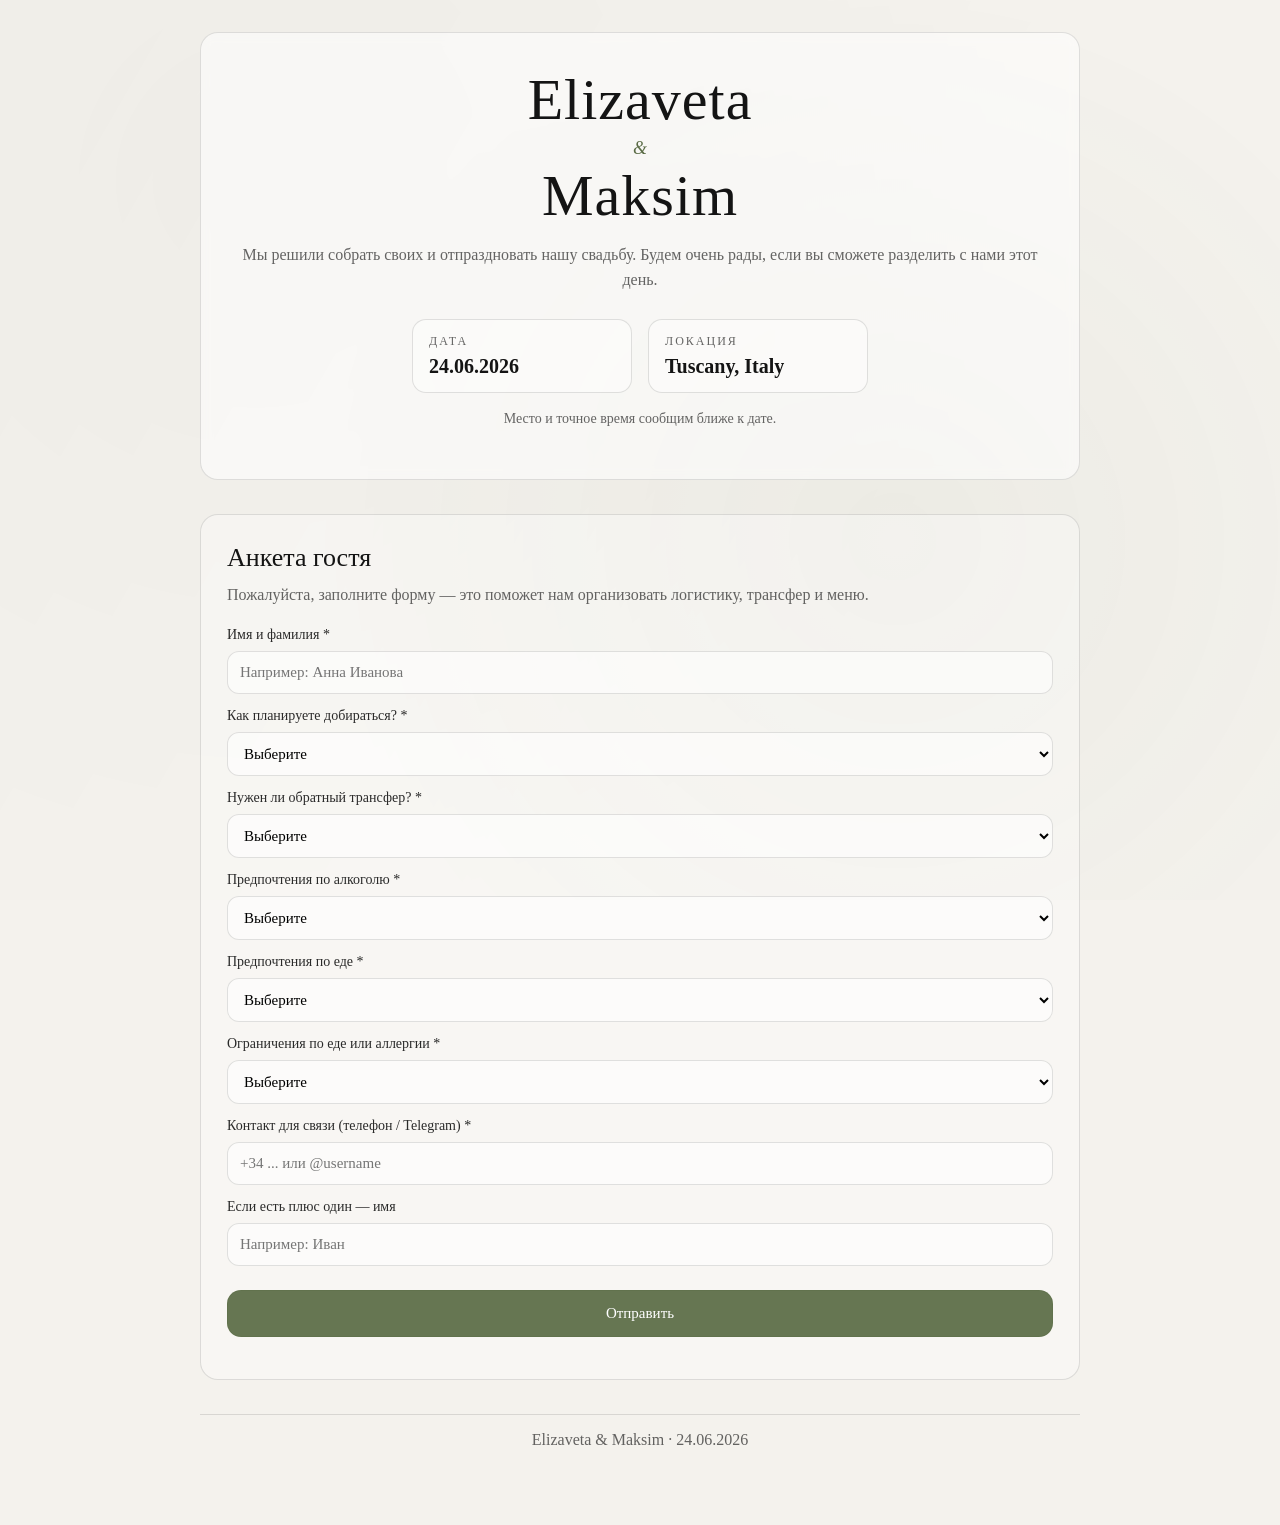
<file: index.html>
<!DOCTYPE html>
<html lang="ru">
<head>
  <meta charset="UTF-8" />
  <meta name="viewport" content="width=device-width, initial-scale=1.0"/>
  <title>Elizaveta & Maksim — Свадьба</title>
  <link rel="stylesheet" href="styles.css"/>
</head>

<body>
  <div class="bg-lines"></div>

  <main class="container">

    <header class="hero">
      <div class="hero__names">
        <h1>Elizaveta</h1>
        <div class="and">&</div>
        <h1>Maksim</h1>
      </div>

      <p class="hero__subtitle">
        Мы решили собрать своих и отпраздновать нашу свадьбу.
        Будем очень рады, если вы сможете разделить с нами этот день.
      </p>

      <div class="hero__info">
        <div class="info-card">
          <div class="info-title">Дата</div>
          <div class="info-value">24.06.2026</div>
        </div>

        <div class="info-card">
          <div class="info-title">Локация</div>
          <div class="info-value">Tuscany, Italy</div>
        </div>
      </div>

      <p class="hero__note">
        Место и точное время сообщим ближе к дате.
      </p>
    </header>


    <section class="section">
      <h2>Анкета гостя</h2>
      <p class="section__desc">
        Пожалуйста, заполните форму — это поможет нам организовать логистику, трансфер и меню.
      </p>

      <form id="guestForm" class="form">

        <div class="form-row">
          <label>Имя и фамилия *</label>
          <input type="text" name="fullName" required placeholder="Например: Анна Иванова"/>
        </div>

        <div class="form-row">
          <label>Как планируете добираться? *</label>
          <select name="transport" required>
            <option value="">Выберите</option>
            <option value="Трансфер">Трансфер</option>
            <option value="Своя машина">Своя машина</option>
            <option value="Пока не знаю">Пока не знаю</option>
          </select>
        </div>

        <div class="form-row">
          <label>Нужен ли обратный трансфер? *</label>
          <select name="returnTransfer" required>
            <option value="">Выберите</option>
            <option value="Да">Да</option>
            <option value="Нет">Нет</option>
            <option value="Пока не знаю">Пока не знаю</option>
          </select>
        </div>

        <div class="form-row">
          <label>Предпочтения по алкоголю *</label>
          <select name="alcohol" required>
            <option value="">Выберите</option>
            <option value="Красное вино">Красное вино</option>
            <option value="Белое вино">Белое вино</option>
            <option value="Просекко">Просекко</option>
            <option value="Крепкий алкоголь">Крепкий алкоголь</option>
            <option value="Не пью алкоголь">Не пью алкоголь</option>
          </select>
        </div>

        <div class="form-row">
          <label>Предпочтения по еде *</label>
          <select name="food" required>
            <option value="">Выберите</option>
            <option value="Мясо">Мясо</option>
            <option value="Рыба">Рыба</option>
            <option value="Вегетарианское">Вегетарианское</option>
          </select>
        </div>

        <div class="form-row">
          <label>Ограничения по еде или аллергии *</label>
          <select name="allergyFlag" required id="allergyFlag">
            <option value="">Выберите</option>
            <option value="Нет">Нет</option>
            <option value="Да">Да (укажите какие)</option>
          </select>
        </div>

        <div class="form-row hidden" id="allergyTextRow">
          <label>Укажите ограничения / аллергии</label>
          <input type="text" name="allergyText" placeholder="Например: орехи, лактоза..."/>
        </div>

        <div class="form-row">
          <label>Контакт для связи (телефон / Telegram) *</label>
          <input type="text" name="contact" required placeholder="+34 ... или @username"/>
        </div>

        <div class="form-row">
          <label>Если есть плюс один — имя</label>
          <input type="text" name="plusOneName" placeholder="Например: Иван"/>
        </div>

        <button class="btn" type="submit" id="submitBtn">
          Отправить
        </button>

        <p class="form-status" id="formStatus"></p>

      </form>
    </section>

    <footer class="footer">
      <div class="footer__line"></div>
      <p>Elizaveta & Maksim · 24.06.2026</p>
    </footer>

  </main>

  <script src="script.js"></script>
</body>
</html>
</file>
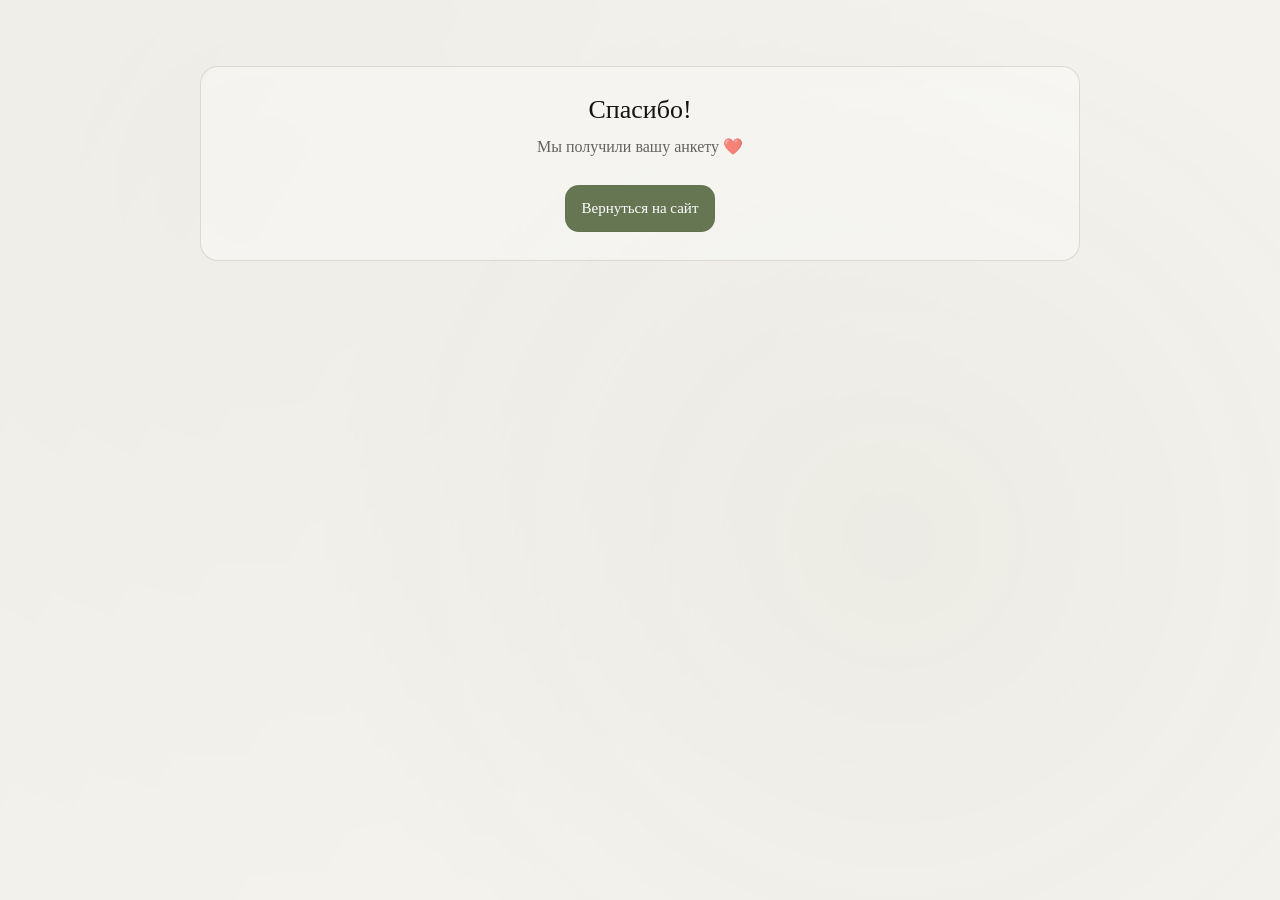
<file: success.html>
<!DOCTYPE html>
<html lang="ru">
<head>
  <meta charset="UTF-8" />
  <meta name="viewport" content="width=device-width, initial-scale=1.0"/>
  <title>Hvala!</title>
  <link rel="stylesheet" href="styles.css"/>
</head>

<body>
  <div class="bg-lines"></div>

  <main class="container">
    <section class="section" style="text-align:center;">
      <h2>Спасибо!</h2>
      <p class="section__desc">
        Мы получили вашу анкету ❤️
      </p>

      <a href="index.html" class="btn" style="display:inline-block; text-decoration:none;">
        Вернуться на сайт
      </a>
    </section>
  </main>
</body>
</html>
</file>
<file: styles.css>
:root {
  --bg: #f4f2ed;
  --text: #141414;
  --muted: rgba(20,20,20,0.65);
  --card: rgba(255,255,255,0.55);
  --border: rgba(20,20,20,0.12);
  --olive: #5a6b45;
  --olive-dark: #3f4c2f;
}

* {
  box-sizing: border-box;
}

body {
  margin: 0;
  font-family: "Georgia", serif;
  background: var(--bg);
  color: var(--text);
}

.container {
  width: 100%;
  max-width: 920px;
  margin: 0 auto;
  padding: 32px 20px 60px;
  position: relative;
  z-index: 2;
}

.bg-lines {
  position: fixed;
  inset: 0;
  z-index: 1;
  opacity: 0.18;
  pointer-events: none;
  background:
    radial-gradient(circle at 70% 60%, rgba(90,107,69,0.25), transparent 55%),
    radial-gradient(circle at 20% 20%, rgba(0,0,0,0.08), transparent 60%),
    linear-gradient(120deg, rgba(0,0,0,0.06), transparent 60%);
}

.hero {
  padding: 38px 26px;
  border: 1px solid var(--border);
  border-radius: 18px;
  background: var(--card);
  backdrop-filter: blur(6px);
}

.hero__names {
  text-align: center;
  line-height: 1;
}

.hero__names h1 {
  margin: 0;
  font-size: 58px;
  font-weight: 400;
  letter-spacing: 1px;
}

.and {
  margin: 10px 0;
  font-size: 18px;
  font-style: italic;
  color: var(--olive);
}

.hero__subtitle {
  margin-top: 18px;
  text-align: center;
  font-size: 16px;
  color: var(--muted);
  line-height: 1.55;
}

.hero__info {
  margin-top: 26px;
  display: flex;
  justify-content: center;
  gap: 16px;
  flex-wrap: wrap;
}

.info-card {
  min-width: 220px;
  padding: 14px 16px;
  border: 1px solid var(--border);
  border-radius: 14px;
  background: rgba(255,255,255,0.4);
}

.info-title {
  font-size: 12px;
  text-transform: uppercase;
  letter-spacing: 2px;
  color: var(--muted);
}

.info-value {
  margin-top: 6px;
  font-size: 20px;
  font-weight: 600;
}

.hero__note {
  margin-top: 18px;
  text-align: center;
  font-size: 14px;
  color: var(--muted);
}

.section {
  margin-top: 34px;
  padding: 28px 26px;
  border-radius: 18px;
  border: 1px solid var(--border);
  background: rgba(255,255,255,0.35);
}

.section h2 {
  margin: 0;
  font-size: 26px;
  font-weight: 500;
}

.section__desc {
  margin-top: 10px;
  color: var(--muted);
  line-height: 1.5;
}

.form {
  margin-top: 20px;
  display: flex;
  flex-direction: column;
  gap: 14px;
}

.form-row label {
  display: block;
  font-size: 14px;
  margin-bottom: 8px;
  color: rgba(20,20,20,0.9);
}

input, select {
  width: 100%;
  padding: 12px 12px;
  font-size: 15px;
  border-radius: 12px;
  border: 1px solid var(--border);
  background: rgba(255,255,255,0.55);
  outline: none;
  font-family: inherit;
}

input:focus, select:focus {
  border-color: rgba(90,107,69,0.55);
  box-shadow: 0 0 0 3px rgba(90,107,69,0.18);
}

.btn {
  margin-top: 10px;
  padding: 14px 16px;
  font-size: 15px;
  border-radius: 14px;
  border: 1px solid rgba(90,107,69,0.4);
  background: rgba(90,107,69,0.92);
  color: white;
  cursor: pointer;
  transition: 0.2s ease;
  font-family: inherit;
}

.btn:hover {
  background: rgba(63,76,47,0.95);
}

.btn:disabled {
  opacity: 0.6;
  cursor: not-allowed;
}

.form-status {
  margin: 0;
  font-size: 14px;
  color: var(--olive-dark);
}

.hidden {
  display: none;
}

.footer {
  margin-top: 34px;
  text-align: center;
  color: var(--muted);
}

.footer__line {
  height: 1px;
  background: var(--border);
  margin-bottom: 14px;
}
</file>
